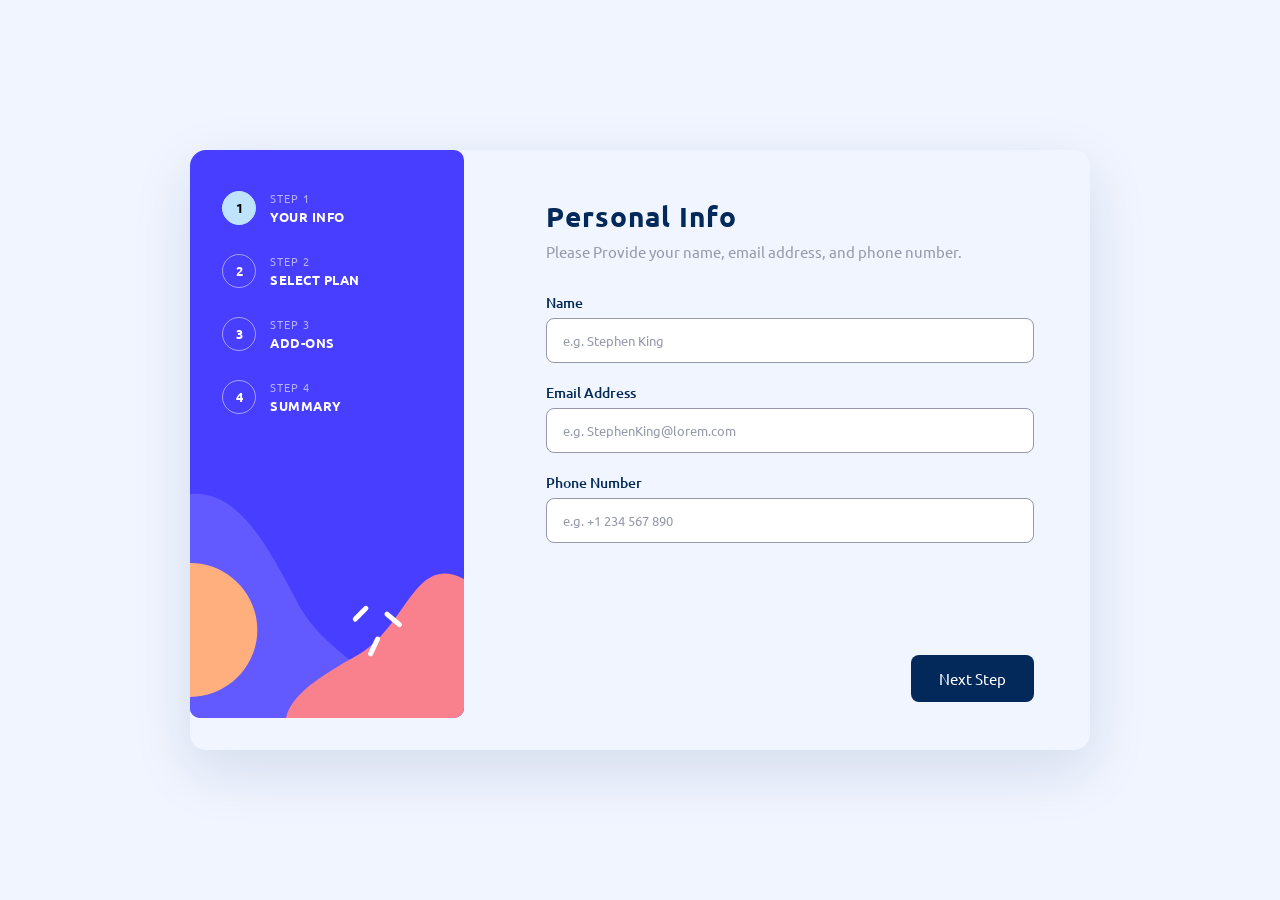
<file: index.html>
<!doctype html>
<html lang="en">
  <head>
    <meta charset="UTF-8" />
    <meta name="viewport" content="width=device-width, initial-scale=1.0" />
    <title>MultiForm</title>
    <link rel="stylesheet" href="./style.css" />
    <link
      href="https://fonts.googleapis.com/css2?family=Ubuntu:wght@400;500;700&display=swap"
      rel="stylesheet"
    />
  </head>
  <body>
    <main class="card">
      <!-- Left Side -->
      <div class="sidebar">
        <div class="steps">
          <div class="step active" id="s1">
            <p class="step-num">1</p>
            <div>
              <p class="stepCount">STEP 1</p>
              <p class="step-name">YOUR INFO</p>
            </div>
          </div>

          <div class="step" id="s2">
            <p class="step-num">2</p>
            <div>
              <p class="stepCount">STEP 2</p>
              <p class="step-name">SELECT PLAN</p>
            </div>
          </div>

          <div class="step" id="s3">
            <p class="step-num">3</p>
            <div>
              <p class="stepCount">STEP 3</p>
              <p class="step-name">ADD-ONS</p>
            </div>
          </div>

          <div class="step" id="s4">
            <p class="step-num">4</p>
            <div>
              <p class="stepCount">STEP 4</p>
              <p class="step-name">SUMMARY</p>
            </div>
          </div>
        </div>
      </div>

      <!-- Right side -->
      <!-- Content -->
      <div class="content">
        <form class="panel active" id="panel-1">
          <h1>Personal Info</h1>
          <p class="subtitle">
            Please Provide your name, email address, and phone number.
          </p>

          <div class="field" id="f-name">
            <label for="inp-name">Name</label>
            <input placeholder="e.g. Stephen King" id="inp-name" type="text" />
            <span class="err-msg">This field is required</span>
          </div>

          <div class="field" id="f-email">
            <label for="email">Email Address</label>
            <input
              id="inp-email"
              type="email"
              placeholder="e.g. StephenKing@lorem.com"
            />
            <span class="err-msg">Please enter a valid email</span>
          </div>

          <div class="field" id="f-phone">
            <label for="inp-name"> Phone Number </label>
            <input
              placeholder="e.g. +1 234 567 890"
              id="inp-phone"
              type="tel"
            />
            <span class="err-msg">This field is required</span>
          </div>
          <div class="nav">
            <div></div>
            <button class="btn-next" type="button" onclick="validateStep1()">
              Next Step
            </button>
          </div>
        </form>

        <!-- Step two Monthly -->
        <div class="panel" id="panel-2">
          <h1>Select your plan</h1>
          <p class="subtitle">
            You have the option of monthly or yearly billing
          </p>

          <div class="plans">
            <div
              class="plan-card selected"
              data-plan="Arcade"
              onclick="selectPlan(this)"
            >
              <img
                class="plan-icon"
                src="./Multi-step-form/assets/images/icon-arcade.svg"
                alt=""
              />
              <h2 class="plan-name">Arcade</h2>
              <p class="plan-price" id="pr-arcade">$9/mo</p>
              <p class="plan-saving" id="sv-arcade">2 month free</p>
            </div>

            <div
              class="plan-card"
              data-plan="Advanced"
              onclick="selectPlan(this)"
            >
              <img
                class="plan-icon"
                src="./Multi-step-form/assets/images/icon-advanced.svg"
                alt="Advanced"
              />
              <h2 class="plan-name">Advanced</h2>
              <p class="plan-price" id="pr-advanced">$12/mo</p>
              <p class="plan-saving" id="sv-advanced">2 month free</p>
            </div>

            <div class="plan-card" data-plan="Pro" onclick="selectPlan(this)">
              <img
                class="plan-icon"
                src="./Multi-step-form/assets/images/icon-pro.svg"
                alt=""
              />
              <h2 class="plan-name">Pro</h2>
              <p class="plan-price" id="pr-pro">$15/mo</p>
              <p class="plan-saving" id="sv-pro">2 month free</p>
            </div>
          </div>

          <div class="billing-toggle">
            <span class="tog-lbl on" id="lbl-mo">Monthly</span>
            <div
              class="toggle"
              id="billingToggle"
              onclick="toggleBilling()"
            ></div>
            <span class="tog-lbl" id="lbl-yr">Yearly</span>
          </div>
          <div class="nav">
            <button class="btn-back" type="button" onclick="goTo(1)">
              Go Back
            </button>
            <button class="btn-next" type="button" onclick="goTo(3)">
              Next Step
            </button>
          </div>
        </div>

        <!-- ADD-ONS -->
        <div class="panel" id="panel-3">
          <h1>Pick add-ons</h1>
          <p class="subtitle">Add-ons help enhance your gaming experience.</p>

          <div class="addons">
            <div
              class="addon checked"
              id="ao-online"
              onclick="toggleAddon(this)"
            >
              <div class="chk"></div>
              <div class="addon-info">
                <p class="addon-name">online service</p>
                <p class="addon-desc">Access to multiplayer games</p>
              </div>
              <p class="addon-price" id="aop-online">+$1/mo</p>
            </div>

            <div
              class="addon checked"
              id="ao-storage"
              onclick="toggleAddon(this)"
            >
              <div class="chk"></div>
              <div class="addon-info">
                <p class="addon-name">Larger storage</p>
                <p class="addon-desc">Extra 1TB of cloud save</p>
              </div>
              <p class="addon-price" id="aop-storage">+$2/mo</p>
            </div>

            <div class="addon" id="ao-profile" onclick="toggleAddon(this)">
              <div class="chk"></div>
              <div class="addon-info">
                <p class="addon-name">Customizable profile</p>
                <p class="addon-desc">Custom theme on your profile</p>
              </div>
              <p class="addon-price" id="aop-profile">+$2/mo</p>
            </div>
          </div>
          <div class="nav">
            <button class="btn-back" type="button" onclick="goTo(2)">
              Go Back
            </button>
            <button
              class="btn-next"
              type="button"
              onclick="
                buildSummary();
                goTo(4);
              "
            >
              Next Step
            </button>
          </div>
        </div>

        <!-- PANEL 4: SUMMARY -->
        <div class="panel" id="panel-4">
          <h1>Finishing up</h1>
          <p class="subtitle">
            Double-check everything looks OK before confirming.
          </p>
          <div class="summary-box">
            <div class="sum-plan">
              <div>
                <p class="sum-plan-name" id="sum-name">Arcade (Monthly)</p>
                <span class="change-link" onclick="goTo(2)">Change</span>
              </div>
              <p class="sum-plan-price" id="sum-price">$9/mo</p>
            </div>
            <div id="sum-addons"></div>
          </div>

          <div class="sum-total">
            <p class="total-lbl" id="sum-total-lbl">Total(per month)</p>
            <p class="total-amt" id="sum-total-amt">+$12/mo</p>
          </div>

          <div class="nav">
            <button class="btn-back" type="button" onclick="goTo(3)">
              Go Back
            </button>
            <button
              class="btn-next confirm-btn"
              type="button"
              onclick="goTo(5)"
            >
              Confirm
            </button>
          </div>
        </div>

        <!-- PANEL 5: THANK YOU -->
        <div class="panel" id="panel-ty">
          <img
            class="ty-icon"
            src="./Multi-step-form/assets/images/icon-thank-you.svg"
            alt=""
          />
          <h1>Thank you!</h1>
          <p>
            Thanks for confirming your subscription! We hope you have fun using
            our platform. If you ever need support, please feel free to email us
            at <strong>support@loremgaming.com</strong>.
          </p>
        </div>
      </div>
      <!-- /content -->
    </main>
    <!-- /card -->
    <script src="./script.js"></script>
  </body>
</html>
</file>
<file: style.css>
@import url("https://fonts.googleapis.com/css2?family=Ubuntu:ital,wght@0,300;0,400;0,500;0,700;1,300;1,400;1,500;1,700&display=swap");
*,
*::before,
*::after {
  margin: 0px;
  padding: 0px;
  box-sizing: border-box;
  font-family: "Ubuntu", sans-serif;
}

:root {
  --Blue950: hsl(213, 96%, 18%);
  --Purple600: hsl(243, 100%, 62%);
  --Blue300: hsl(228, 100%, 84%);
  --Blue200: hsl(206, 94%, 87%);
  --Red500: hsl(354, 84%, 57%);
  --Grey500: hsl(231, 11%, 63%);
  --Purple200: hsl(229, 24%, 87%);
  --Blue100: hsl(218, 100%, 97%);
  --Blue50: hsl(231, 100%, 99%);
  --White: hsl(0, 100%, 100%);
}

body {
  background-color: var(--Blue100);
  display: flex;
  justify-content: center;
  align-items: center;
  width: 100%;
  height: 100vh;
}

.card {
  border-radius: 16px;
  display: flex;
  width: 900px;
  min-height: 500px;
  box-shadow: 0 20px 60px rgba(2, 41, 90, 0.12);
  overflow: hidden;
}
.sidebar {
  background-image: url(./Multi-step-form/assets/images/bg-sidebar-desktop.svg);
  width: 300px;
  height: 600px;
  flex-shrink: 0;
  padding: 40px 32px;
  position: relative;
  overflow: hidden;
  background-repeat: no-repeat;
}
.steps {
  position: relative;
  z-index: 2;
  display: flex;
  flex-direction: column;
  gap: 28px;
}

.step {
  display: flex;
  align-items: center;
  gap: 14px;
}

.step-num {
  width: 34px;
  height: 34px;
  border-radius: 50%;
  border: 1.5px solid rgba(255, 255, 255, 0.5);
  color: var(--White);
  font-size: 13px;
  font-weight: 700;
  display: flex;
  align-items: center;
  justify-content: center;
  flex-shrink: 0;
  transition:
    background 0.3s,
    border-color 0.3s,
    color 0.3s;
}

.step.active .step-num {
  background: #bde3fd;
  border-color: #bde3fd;
  color: var(--blue-dark);
}
.stepCount {
  font-size: 11px;
  color: rgba(255, 255, 255, 0.6);
  letter-spacing: 1px;
}

.step-name {
  font-size: 13px;
  color: var(--White);
  font-weight: 700;
  letter-spacing: 0.5px;
  margin-top: 2px;
}

.content {
  flex: 1;
  padding: 48px 56px;
  display: flex;
  flex-direction: column;
}

.panel {
  display: none;
  flex-direction: column;
  flex: 1;
}

.panel.active {
  display: flex;
}

h1 {
  font-size: 28px;
  font-weight: 700;
  color: var(--Blue950);
  margin-bottom: 8px;
  letter-spacing: 1px;
}

.subtitle {
  color: var(--Grey500);
  font-size: 15px;
  margin-bottom: 32px;
}

.field {
  display: flex;
  flex-direction: column;
  gap: 6px;
  margin-bottom: 20px;
}

.field label {
  font-size: 14px;
  font-weight: 500;
  color: var(--Blue950);
}

.field input {
  border: 1.5px solid var(--Grey500);
  border-radius: 8px;
  padding: 13px 16px;
  font-family: inherit;
  color: var(--Grey500);
  outline: none;
  transition: border-color 0.2s;
}
.field input::placeholder {
  color: var(--Grey500);
}
.field input:focus {
  border-color: var(--Blue950);
}
.field input.error {
  border-color: #ee3549;
}
.field .err-msg {
  font-size: 12px;
  color: #ee3549;
  display: none;
}
.field.has-error .err-msg {
  display: block;
}
.field.has-error label {
  color: #ee3549;
}

.plans {
  display: flex;
  gap: 16px;
  margin-bottom: 24px;
  position: relative;
}
.plan-card {
  flex: 1;
  border: 1.5px solid var(--Grey500);
  border-radius: 10px;
  padding: 20px 16px;
  cursor: pointer;
  transition:
    border-color 0.2s,
    background 0.2s;
  display: flex;
  flex-direction: column;
  gap: 40px;
}

.plan-card:hover {
  border-color: var(--Purple600);
}
.plan-card.selected {
  border-color: var(--Purple600);
  background: #f0f6ff;
}
.plan-icon {
  width: 42px;
  height: 42px;
  display: flex;
  align-items: center;
  justify-content: center;
}
.plan-name {
  font-weight: 700;
  color: var(--Blue950);
  font-size: 15px;
}
.plan-price {
  color: var(--Grey500);
  font-size: 13px;
  font-weight: 700;
}
.plan-saving {
  font-size: 12px;
  color: var(--Blue950);
  font-weight: 500;
  margin-top: 3px;
  display: none;
}
.billing-toggle {
  background: #e4e5ea;
  border-radius: 10px;
  padding: 14px 24px;
  display: flex;
  align-items: center;
  justify-content: center;
  gap: 20px;
}
.tog-lbl {
  font-size: 14px;
  font-weight: 700;
  color: var(--Grey500);
  transition: color;
}
.tog-lbl.on {
  color: var(--Blue950);
}

.toggle {
  width: 44px;
  height: 24px;
  background: var(--Blue950);
  border-radius: 12px;
  position: relative;
  cursor: pointer;
  flex-shrink: 0;
}
.toggle::after {
  content: "";
  position: absolute;
  top: 3px;
  left: 3px;
  width: 18px;
  height: 18px;
  background: white;
  border-radius: 50%;
  transition: transform 0.25s;
}
.toggle.yearly::after {
  transform: translateX(20px);
}

.addons {
  display: flex;
  flex-direction: column;
  gap: 14px;
}
.addon {
  border: 1.5px solid #d6d9e6;
  border-radius: 10px;
  padding: 16px 18px;
  display: flex;
  align-items: center;
  gap: 18px;
  cursor: pointer;
  transition: border-color 0.2s background 0.2s;
}
.addon:hover {
  border-color: var(--Purple600);
}
.addon.checked {
  border-color: var(--Purple600);
  background: #f0f6ff;
}

.chk {
  width: 22px;
  height: 22px;
  border-radius: 5px;
  border: 1.5px solid var(--Grey500);
  flex-shrink: 0;
  display: flex;
  align-items: center;
  justify-content: center;
  transition:
    background 0.2s,
    border-color 0.2s;
}
.addon.checked .chk {
  background: var(--Purple600);
  border-color: var(--Purple600);
}
.addon.checked .chk::after {
  content: "";
  width: 5px;
  height: 9px;
  border: 2px solid white;
  border-top: none;
  border-left: none;
  transform: rotate(45deg);
  margin-top: -2px;
}
.addon-info {
  flex: 1;
}
.addon-name {
  font-weight: 700;
  color: var(--Blue950);
  font-size: 14px;
}
.addon-desc {
  color: var(--Grey500);
  font-size: 12px;
  margin-top: 2px;
}
.addon-price {
  color: var(--Blue950);
  font-size: 13px;
  font-weight: 500;
}

.summary-box {
  background: #e4e5ea;
  border-radius: 10px;
  padding: 20px 24px;
  margin-bottom: 20px;
}
.sum-plan {
  display: flex;
  justify-content: space-between;
  align-items: flex-start;
  padding: 16px;
}
.sum-plan-name {
  font-weight: 700;
  color: var(--Blue950);
  font-size: 15px;
}
.change-link:hover {
  color: var(--Purple600);
}
.sum-plan-price {
  font-weight: 700;
  color: var(--Grey500);
  font-size: 15px;
}
.sum-addon-row {
  display: flex;
  justify-content: space-between;
  font-size: 13px;
  color: var(--Grey500);
  margin-bottom: 10px;
}
.sum-addon-row .p {
  color: var(--Purple600);
}
.sum-total {
  display: flex;
  justify-content: space-between;
  padding: 0 24px;
  align-items: center;
}
.total-lbl {
  color: var(--Grey500);
  font-size: 13px;
}
.total-amt {
  color: var(--Blue950);
  font-size: 19px;
  font-weight: 700;
}

#panel-ty {
  align-items: center;
  justify-content: center;
  text-align: center;
  gap: 0;
}
.ty-icon {
  margin-bottom: 24px;
}
#panel-ty h1 {
  margin-bottom: 16px;
}
#panel-ty p {
  color: var(--Grey500);
  max-width: 450px;
  line-height: 1.7;
  font-size: 15px;
  margin-left: 33px;
}

.nav {
  display: flex;
  justify-content: space-between;
  align-items: center;
  margin-top: auto;
  padding-top: 24px;
}
.btn-back {
  background: none;
  border: none;
  color: var(--Grey500);
  font-size: 15px;
  font-weight: 500;
  cursor: pointer;
  font-family: inherit;
  padding: 10px 0;
}
.btn-back:hover {
  color: var(--Blue950);
}
.btn-next {
  background: var(--Blue950);
  color: white;
  border: none;
  border-radius: 8px;
  padding: 14px 28px;
  font-size: 15px;
  cursor: pointer;
  font-family: inherit;
  transition: background 0.2s transform 0.1s;
  margin-left: auto;
}
.btn-next:hover {
  background: #03438f;
  transform: translateY(-1px);
}
.btn-next.confirm-btn:hover {
  background: var(--Purple600);
}
.btn-next.confirm-btn:hover {
  background: #3730d4;
}
</file>
<file: Multi-step-form/style.css>
@import url("https://fonts.googleapis.com/css2?family=Ubuntu:ital,wght@0,300;0,400;0,500;0,700;1,300;1,400;1,500;1,700&display=swap");
*,
*::before,
*::after {
  margin: 0px;
  padding: 0px;
  box-sizing: border-box;
  font-family: "Ubuntu", sans-serif;
}

:root {
  --Blue950: hsl(213, 96%, 18%);
  --Purple600: hsl(243, 100%, 62%);
  --Blue300: hsl(228, 100%, 84%);
  --Blue200: hsl(206, 94%, 87%);
  --Red500: hsl(354, 84%, 57%);
  --Grey500: hsl(231, 11%, 63%);
  --Purple200: hsl(229, 24%, 87%);
  --Blue100: hsl(218, 100%, 97%);
  --Blue50: hsl(231, 100%, 99%);
  --White: hsl(0, 100%, 100%);
}

body {
  background-color: var(--Blue100);
  display: flex;
  justify-content: center;
  align-items: center;
  width: 100%;
  height: 100vh;
}

.card {
  border-radius: 16px;
  display: flex;
  width: 900px;
  min-height: 500px;
  box-shadow: 0 20px 60px rgba(2, 41, 90, 0.12);
  overflow: hidden;
}
.sidebar {
  background-image: url(./assets/images/bg-sidebar-desktop.svg);
  width: 300px;
  height: 600px;
  flex-shrink: 0;
  padding: 40px 32px;
  position: relative;
  overflow: hidden;
  background-repeat: no-repeat;
}
.steps {
  position: relative;
  z-index: 2;
  display: flex;
  flex-direction: column;
  gap: 28px;
}

.step {
  display: flex;
  align-items: center;
  gap: 14px;
}

.step-num {
  width: 34px;
  height: 34px;
  border-radius: 50%;
  border: 1.5px solid rgba(255, 255, 255, 0.5);
  color: var(--White);
  font-size: 13px;
  font-weight: 700;
  display: flex;
  align-items: center;
  justify-content: center;
  flex-shrink: 0;
  transition:
    background 0.3s,
    border-color 0.3s,
    color 0.3s;
}

.step.active .step-num {
  background: #bde3fd;
  border-color: #bde3fd;
  color: var(--blue-dark);
}
.stepCount {
  font-size: 11px;
  color: rgba(255, 255, 255, 0.6);
  letter-spacing: 1px;
}

.step-name {
  font-size: 13px;
  color: var(--White);
  font-weight: 700;
  letter-spacing: 0.5px;
  margin-top: 2px;
}

.content {
  flex: 1;
  padding: 48px 56px;
  display: flex;
  flex-direction: column;
}

.panel {
  display: none;
  flex-direction: column;
  flex: 1;
}

.panel.active {
  display: flex;
}

h1 {
  font-size: 28px;
  font-weight: 700;
  color: var(--Blue950);
  margin-bottom: 8px;
  letter-spacing: 1px;
}

.subtitle {
  color: var(--Grey500);
  font-size: 15px;
  margin-bottom: 32px;
}

.field {
  display: flex;
  flex-direction: column;
  gap: 6px;
  margin-bottom: 20px;
}

.field label {
  font-size: 14px;
  font-weight: 500;
  color: var(--Blue950);
}

.field input {
  border: 1.5px solid var(--Grey500);
  border-radius: 8px;
  padding: 13px 16px;
  font-family: inherit;
  color: var(--Grey500);
  outline: none;
  transition: border-color 0.2s;
}
.field input::placeholder {
  color: var(--Grey500);
}
.field input:focus {
  border-color: var(--Blue950);
}
.field input.error {
  border-color: #ee3549;
}
.field .err-msg {
  font-size: 12px;
  color: #ee3549;
  display: none;
}
.field.has-error .err-msg {
  display: block;
}
.field.has-error label {
  color: #ee3549;
}

.plans {
  display: flex;
  gap: 16px;
  margin-bottom: 24px;
}
.plan-card {
  flex: 1;
  border: 1.5px solid var(--Grey500);
  border-radius: 10px;
  padding: 20px 16px;
  cursor: pointer;
  transition:
    border-color 0.2s,
    background 0.2s;
  display: flex;
  flex-direction: column;
  gap: 40px;
}

.plan-card:hover {
  border-color: var(--Purple600);
}
.plan-card.selected {
  border-color: var(--Purple600);
  background: #f0f6ff;
}
.plan-icon {
  width: 42px;
  height: 42px;
  display: flex;
  align-items: center;
  justify-content: center;
}
.plan-name {
  font-weight: 700;
  color: var(--Blue950);
  font-size: 15px;
}
.plan-price {
  color: var(--Grey500);
  font-size: 13px;
  font-weight: 700;
}
.plan-saving {
  font-size: 12px;
  color: var(--Blue950);
  font-weight: 500;
  margin-top: 3px;
  display: none;
}
.billing-toggle {
  background: #e4e5ea;
  border-radius: 10px;
  padding: 14px 24px;
  display: flex;
  align-items: center;
  justify-content: center;
  gap: 20px;
}
.tog-lbl {
  font-size: 14px;
  font-weight: 700;
  color: var(--Grey500);
  transition: color;
}
.tog-lbl.on {
  color: var(--Blue950);
}

.toggle {
  width: 44px;
  height: 24px;
  background: var(--Blue950);
  border-radius: 12px;
  position: relative;
  cursor: pointer;
  flex-shrink: 0;
}
.toggle::after {
  content: "";
  position: absolute;
  top: 3px;
  left: 3px;
  width: 18px;
  height: 18px;
  background: white;
  border-radius: 50%;
  transition: transform 0.25s;
}
.toggle.yearly::after {
  transform: translateX(20px);
}

.addons {
  display: flex;
  flex-direction: column;
  gap: 14px;
}
.addon {
  border: 1.5px solid #d6d9e6;
  border-radius: 10px;
  padding: 16px 18px;
  display: flex;
  align-items: center;
  gap: 18px;
  cursor: pointer;
  transition: border-color 0.2s background 0.2s;
}
.addon:hover {
  border-color: var(--Purple600);
}
.addon.checked {
  border-color: var(--Purple600);
  background: #f0f6ff;
}

.chk {
  width: 22px;
  height: 22px;
  border-radius: 5px;
  border: 1.5px solid var(--Grey500);
  flex-shrink: 0;
  display: flex;
  align-items: center;
  justify-content: center;
  transition:
    background 0.2s,
    border-color 0.2s;
}
.addon.checked .chk {
  background: var(--Purple600);
  border-color: var(--Purple600);
}
.addon.checked .chk::after {
  content: "";
  width: 5px;
  height: 9px;
  border: 2px solid white;
  border-top: none;
  border-left: none;
  transform: rotate(45deg);
  margin-top: -2px;
}
.addon-info {
  flex: 1;
}
.addon-name {
  font-weight: 700;
  color: var(--Blue950);
  font-size: 14px;
}
.addon-desc {
  color: var(--Grey500);
  font-size: 12px;
  margin-top: 2px;
}
.addon-price {
  color: var(--Blue950);
  font-size: 13px;
  font-weight: 500;
}

.summary-box {
  background: #e4e5ea;
  border-radius: 10px;
  padding: 20px 24px;
  margin-bottom: 20px;
}
.sum-plan {
  display: flex;
  justify-content: space-between;
  align-items: flex-start;
  padding: 16px;
}
.sum-plan-name {
  font-weight: 700;
  color: var(--Blue950);
  font-size: 15px;
}
.change-link:hover {
  color: var(--Purple600);
}
.sum-plan-price {
  font-weight: 700;
  color: var(--Grey500);
  font-size: 15px;
}
.sum-addon-row {
  display: flex;
  justify-content: space-between;
  font-size: 13px;
  color: var(--Grey500);
  margin-bottom: 10px;
}
.sum-addon-row .p {
  color: var(--Purple600);
}
.sum-total {
  display: flex;
  justify-content: space-between;
  padding: 0 24px;
  align-items: center;
}
.total-lbl {
  color: var(--Grey500);
  font-size: 13px;
}
.total-amt {
  color: var(--Blue950);
  font-size: 19px;
  font-weight: 700;
}

#panel-ty {
  align-items: center;
  justify-content: center;
  text-align: center;
  gap: 0;
}
.ty-icon {
  margin-bottom: 24px;
}
#panel-ty h1 {
  margin-bottom: 16px;
}
#panel-ty p {
  color: var(--Grey500);
  max-width: 450px;
  line-height: 1.7;
  font-size: 15px;
  margin-left: 33px;
}

.nav {
  display: flex;
  justify-content: space-between;
  align-items: center;
  margin-top: auto;
  padding-top: 24px;
}
.btn-back {
  background: none;
  border: none;
  color: var(--Grey500);
  font-size: 15px;
  font-weight: 500;
  cursor: pointer;
  font-family: inherit;
  padding: 10px 0;
}
.btn-back:hover {
  color: var(--Blue950);
}
.btn-next {
  background: var(--Blue950);
  color: white;
  border: none;
  border-radius: 8px;
  padding: 14px 28px;
  font-size: 15px;
  cursor: pointer;
  font-family: inherit;
  transition: background 0.2s transform 0.1s;
  margin-left: auto;
}
.btn-next:hover {
  background: #03438f;
  transform: translateY(-1px);
}
.btn-next.confirm-btn:hover {
  background: var(--Purple600);
}
.btn-next.confirm-btn:hover {
  background: #3730d4;
}
</file>
